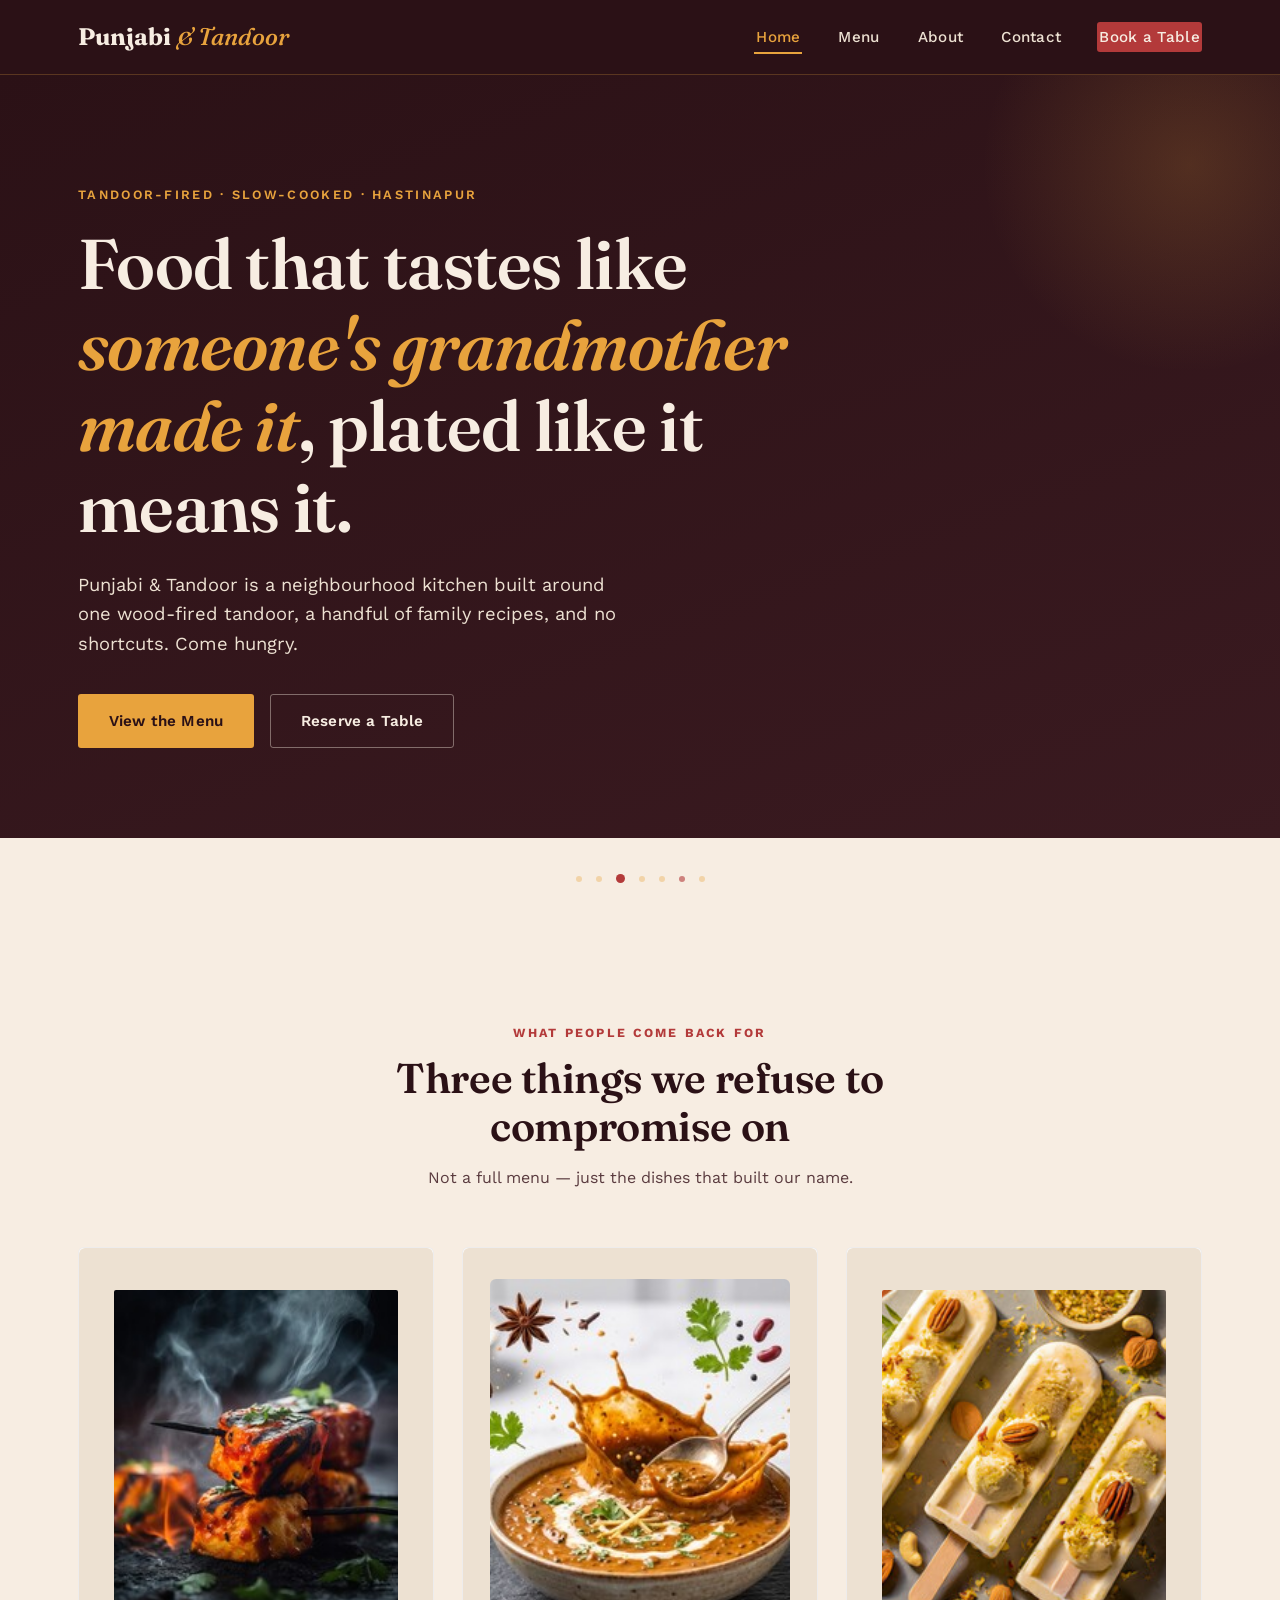
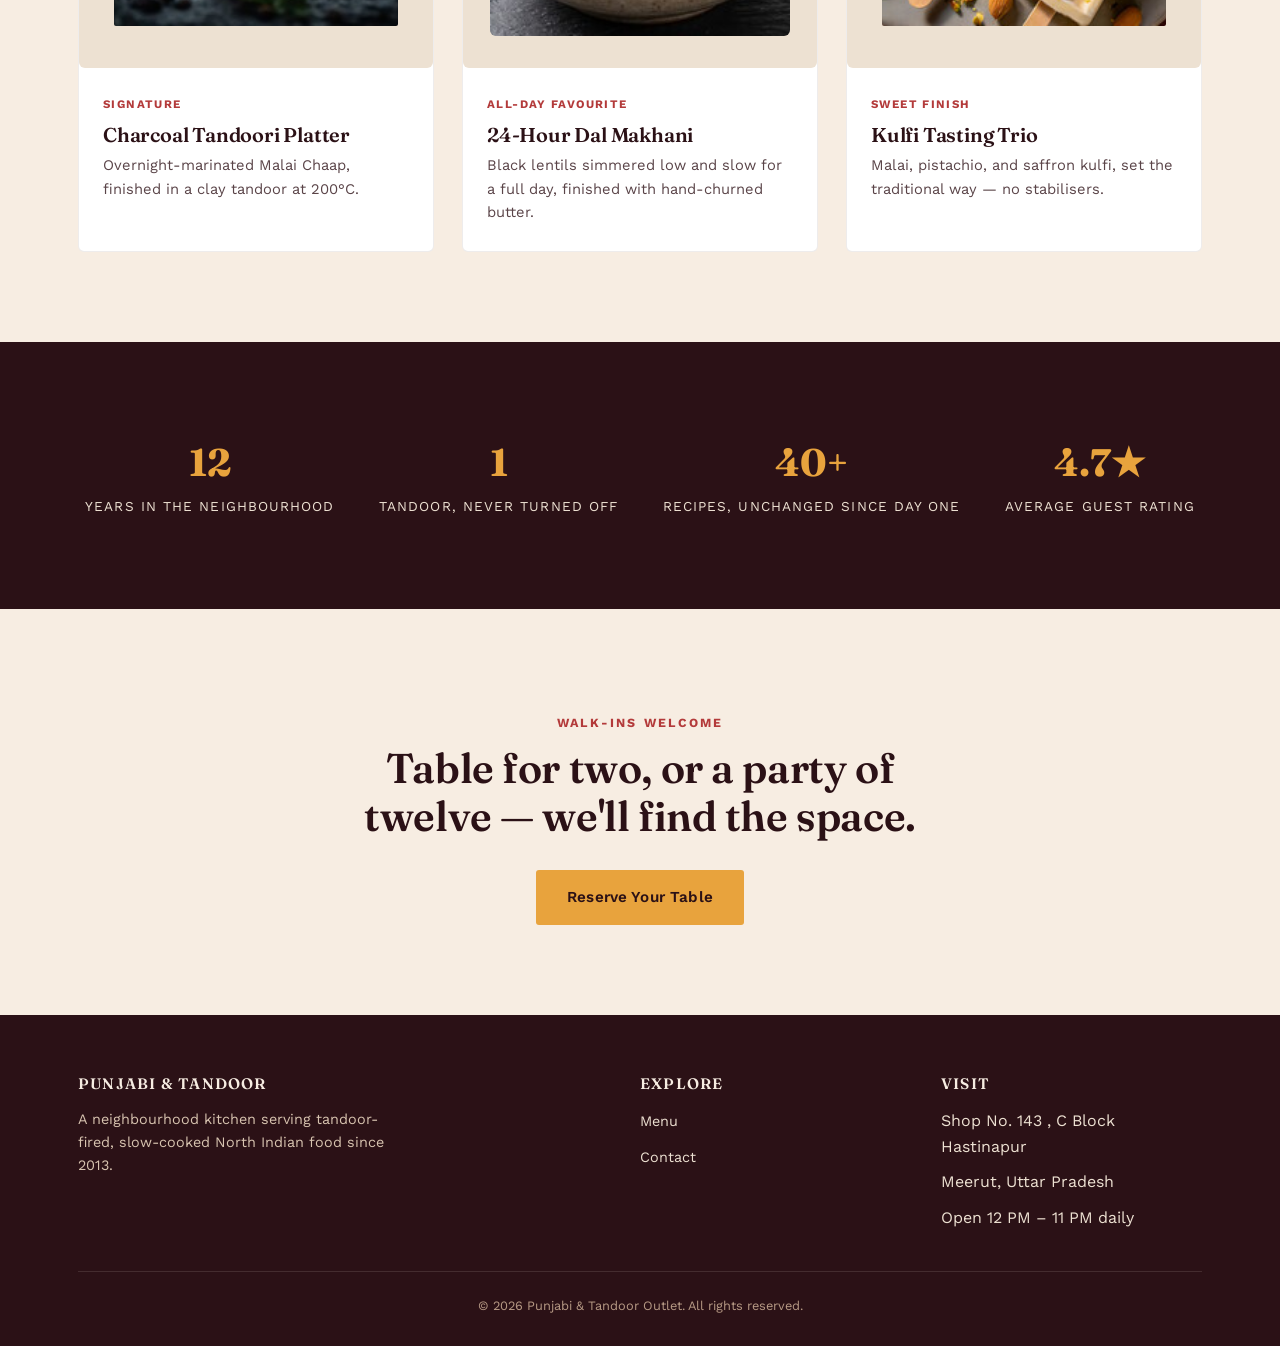
<file: index.html>
<!DOCTYPE html>
<html lang="en">
<head>
<meta charset="UTF-8">
<meta name="viewport" content="width=device-width, initial-scale=1.0">
<title>Dua Son's restaurant  </title>
<link rel="stylesheet" href="style.css">
</head>
<body>
<a href="#main" class="skip-link">Skip to content</a>

<header class="site-header">
  <div class="nav-inner">
    <a href="index.html" class="brand">Punjabi <span class="accent">&amp; Tandoor</span></a>
    <nav class="primary-nav" aria-label="Primary">
      <ul>
        <li><a href="index.html" class="active">Home</a></li>
        <li><a href="menu.html">Menu</a></li>
         <li><a href="about.html">About </a></li>
        <li><a href="contact.html">Contact</a></li>
        <li><a href="contact.html#reserve" class="nav-cta">Book a Table</a></li>
      </ul>
    </nav>
    <button class="menu-toggle" aria-label="Toggle menu" aria-expanded="false">&#9776;</button>
  </div>
</header>

<main id="main">

  <!-- HERO -->
  <section class="hero">
    <div class="wrap">
      <p class="eyebrow">Tandoor-fired · Slow-cooked · Hastinapur</p>
      <h1>Food that tastes like <em>someone's grandmother made it</em>, plated like it means it.</h1>
      <p class="lede">Punjabi &amp; Tandoor is a neighbourhood kitchen built around one wood-fired tandoor, a handful of family recipes, and no shortcuts. Come hungry.</p>
      <div class="hero-ctas">
        <a href="menu.html" class="btn btn-primary">View the Menu</a>
        <a href="contact.html#reserve" class="btn btn-outline">Reserve a Table</a>
      </div>
    </div>
  </section>

  <div class="spice-trail" aria-hidden="true">
    <span></span><span></span><span></span><span></span><span></span><span></span><span></span>
  </div>

  <!-- HIGHLIGHTS -->
  <section>
    <div class="wrap">
      <div class="section-head">
        <p class="eyebrow">What people come back for</p>
        <h2>Three things we refuse to compromise on</h2>
        <p>Not a full menu — just the dishes that built our name.</p>
      </div>
      <div class="grid-3">
        <div class="card">
          
          <div class="about-media">
  <img src="tandooripaneer.png" alt="Apni photo" style="width:80%;height:80%;object-fit:cover;border-radius:2px;">
</div>
          <div class="card-body">
            <span class="tag">Signature</span>
            <h3>Charcoal Tandoori Platter</h3>
            <p>Overnight-marinated Malai Chaap, finished in a clay tandoor at 200°C.</p>
          </div>
        </div>
        <div class="card">
          
          <div class="about-media">
  <img src="dal.png" alt="Apni photo" style="width:85%;height:85%;object-fit:cover;border-radius:6px;">
</div>
          <div class="card-body">
           
            <span class="tag">All-day favourite</span>
            <h3>24-Hour Dal Makhani</h3>
            <p>Black lentils simmered low and slow for a full day, finished with hand-churned butter.</p>
          </div>
        </div>
        <div class="card">
          <div class="about-media">
  <img src="kulfi.png" alt="Apni photo" style="width:80%;height:80%;object-fit:cover;border-radius:2px;">
</div>
          <div class="card-body">
            <span class="tag">Sweet finish</span>
            <h3>Kulfi Tasting Trio</h3>
            <p>Malai, pistachio, and saffron kulfi, set the traditional way — no stabilisers.</p>
          </div>
        </div>
      </div>
    </div>
  </section>

  <!-- STATS -->
  <section class="on-dark">
    <div class="wrap stats">
      <div class="stat"><strong>12</strong><span>Years in the neighbourhood</span></div>
      <div class="stat"><strong>1</strong><span>Tandoor, never turned off</span></div>
      <div class="stat"><strong>40+</strong><span>Recipes, unchanged since day one</span></div>
      <div class="stat"><strong>4.7★</strong><span>Average guest rating</span></div>
    </div>
  </section>

  <!-- CTA STRIP -->
  <section>
    <div class="wrap" style="text-align:center;">
      <div class="section-head" style="margin-bottom:30px;">
        <p class="eyebrow">Walk-ins welcome</p>
        <h2>Table for two, or a party of twelve — we'll find the space.</h2>
      </div>
      <a href="contact.html#reserve" class="btn btn-primary">Reserve Your Table</a>
    </div>
  </section>

</main>

<footer class="site-footer">
  <div class="wrap">
    <div class="footer-grid">
      <div>
        <h4>Punjabi &amp; Tandoor</h4>
        <p style="max-width:320px;color:#D8C4B0;font-size:0.9rem;">A neighbourhood kitchen serving tandoor-fired, slow-cooked North Indian food since 2013.</p>
      </div>
      <div>
        <h4>Explore</h4>
        <ul>
          <li><a href="menu.html">Menu</a></li>
          
          <li><a href="contact.html">Contact</a></li>
        </ul>
      </div>
      <div>
        <h4>Visit</h4>
        <ul>
          <li>Shop No. 143 , C Block Hastinapur</li>
          <li>Meerut, Uttar Pradesh</li>
          <li>Open 12 PM – 11 PM daily</li>
        </ul>
      </div>
    </div>
    <div class="footer-bottom">&copy; 2026 Punjabi &amp; Tandoor Outlet. All rights reserved.</div>
  </div>
</footer>

<script src="script.js"></script>
</body>
</html>
</file>
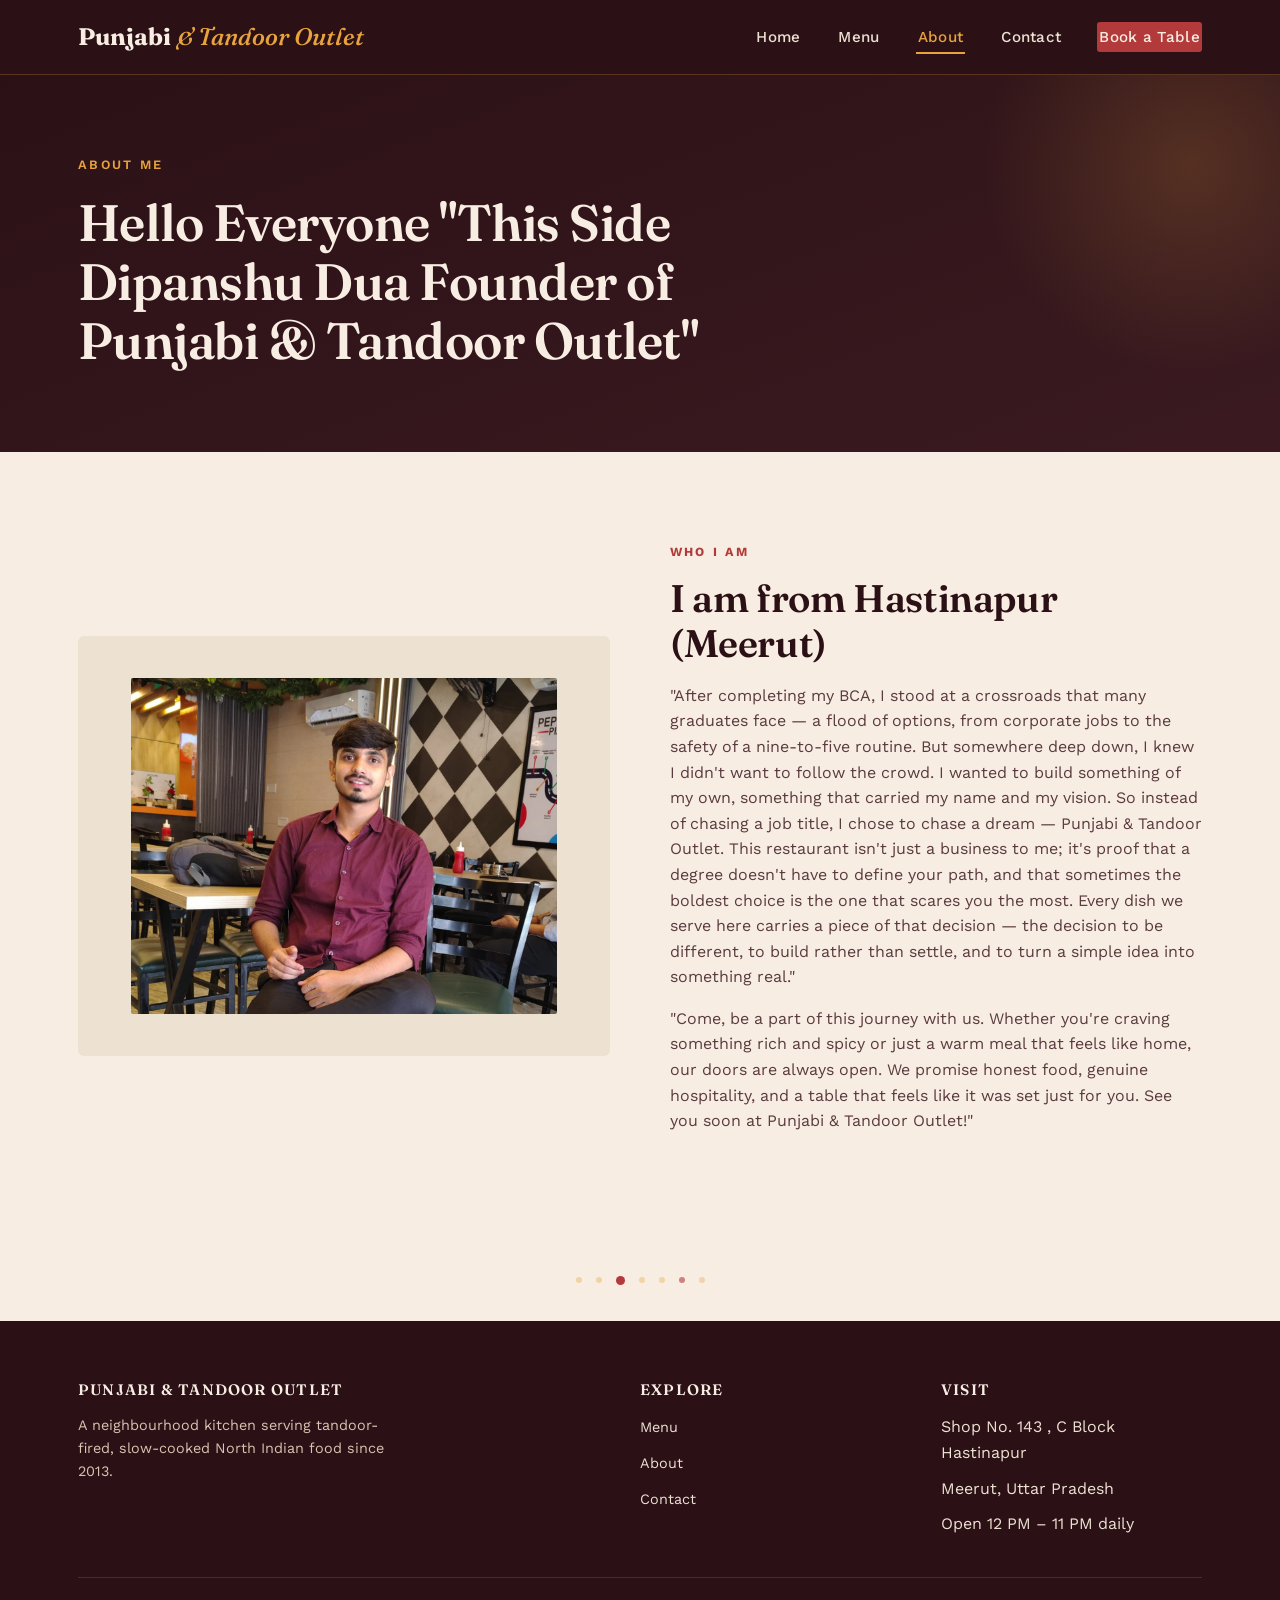
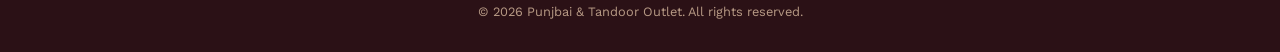
<file: about.html>
<!DOCTYPE html>
<html lang="en">
<head>
<meta charset="UTF-8">
<meta name="viewport" content="width=device-width, initial-scale=1.0">
<title>Dua Son's restaurant  </title>
<link rel="stylesheet" href="style.css">
</head>
<body>
<a href="#main" class="skip-link">Skip to content</a>
<header class="site-header">
  <div class="nav-inner">
    <a href="index.html" class="brand">Punjabi <span class="accent">&amp; Tandoor Outlet</span></a>
    <nav class="primary-nav" aria-label="Primary">
      <ul>
        <li><a href="index.html">Home</a></li>
        <li><a href="menu.html">Menu</a></li>
        <li><a href="about.html" class="active">About</a></li>
        <li><a href="contact.html">Contact</a></li>
        <li><a href="contact.html#reserve" class="nav-cta">Book a Table</a></li>
      </ul>
    </nav>
    <button class="menu-toggle" aria-label="Toggle menu" aria-expanded="false">&#9776;</button>
  </div>
</header>
<main id="main">
<section class="hero" style="padding:80px 0 60px;">
    <div class="wrap">
      <p class="eyebrow">About Me</p>
      <h1 style="font-size:clamp(2.2rem,5vw,3.2rem);"> Hello Everyone "This Side Dipanshu Dua Founder of Punjabi & Tandoor Outlet"</h1>
    </div>
  </section>

  <section>
    <div class="wrap about-split">
      <div class="about-media">
  <img src="my.png.jpg" alt="Apni photo" style="width:80%;height:80%;object-fit:cover;border-radius:2px;">
</div>
      <div class="about-text">
        <p class="eyebrow">Who I am</p>
        <h2>I am from Hastinapur (Meerut)</h2>
        <p>"After completing my BCA, I stood at a crossroads that many graduates face — a flood of options, from corporate jobs to the safety of a nine-to-five routine. But somewhere deep down, I knew I didn't want to follow the crowd. I wanted to build something of my own, something that carried my name and my vision. So instead of chasing a job title, I chose to chase a dream — Punjabi & Tandoor Outlet. This restaurant isn't just a business to me; it's proof that a degree doesn't have to define your path, and that sometimes the boldest choice is the one that scares you the most. Every dish we serve here carries a piece of that decision — the decision to be different, to build rather than settle, and to turn a simple idea into something real."</p>
        <p>"Come, be a part of this journey with us. Whether you're craving something rich and spicy or just a warm meal that feels like home, our doors are always open. We promise honest food, genuine hospitality, and a table that feels like it was set just for you. See you soon at Punjabi & Tandoor Outlet!"</p>
      </div>
    </div>
  </section>

  <div class="spice-trail" aria-hidden="true">
    <span></span><span></span><span></span><span></span><span></span><span></span><span></span>
  </div>
  
</main>

<footer class="site-footer">
  <div class="wrap">
    <div class="footer-grid">
      <div>
        <h4>Punjabi &amp; Tandoor Outlet</h4>
        <p style="max-width:320px;color:#D8C4B0;font-size:0.9rem;">A neighbourhood kitchen serving tandoor-fired, slow-cooked North Indian food since 2013.</p>
      </div>
      <div>
        <h4>Explore</h4>
        <ul>
          <li><a href="menu.html">Menu</a></li>
          <li><a href="about.html">About </a></li>
          <li><a href="contact.html">Contact</a></li>
        </ul>
      </div>
      <div>
        <h4>Visit</h4>
        <ul>
          <li>Shop No. 143 , C Block Hastinapur</li>
          <li>Meerut, Uttar Pradesh</li>
          <li>Open 12 PM – 11 PM daily</li>
        </ul>
      </div>
    </div>
    <div class="footer-bottom">&copy; 2026 Punjbai &amp; Tandoor Outlet. All rights reserved.</div>
  </div>
</footer>

<script src="script.js"></script>
</body>
</html>
</file>
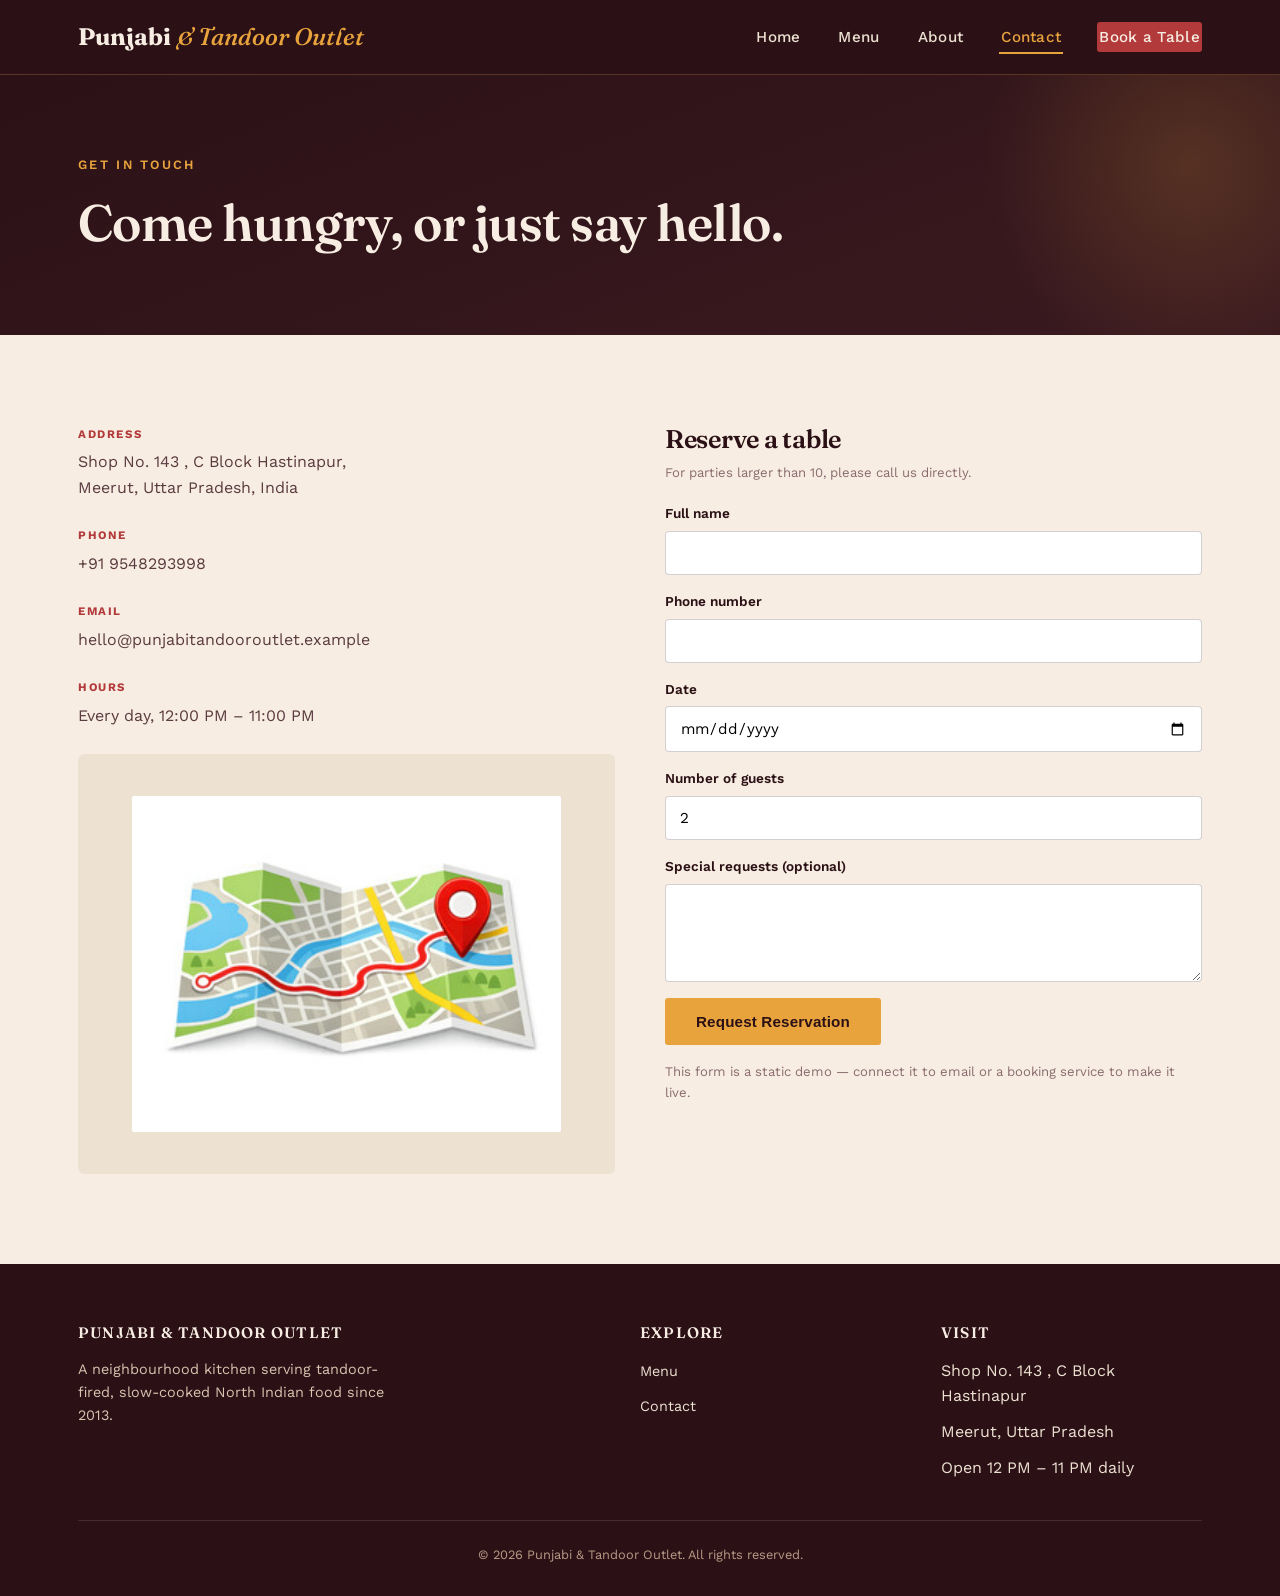
<file: contact.html>
<!DOCTYPE html>
<html lang="en">
<head>
<meta charset="UTF-8">
<meta name="viewport" content="width=device-width, initial-scale=1.0">
<title>Dua Son's restaurant </title>
<link rel="stylesheet" href="style.css">
</head>
<body>
<a href="#main" class="skip-link">Skip to content</a>

<header class="site-header">
  <div class="nav-inner">
    <a href="index.html" class="brand">Punjabi <span class="accent">&amp; Tandoor Outlet</span></a>
    <nav class="primary-nav" aria-label="Primary">
      <ul>
        <li><a href="index.html">Home</a></li>
        <li><a href="menu.html">Menu</a></li>
         <li><a href="about.html">About </a></li>
        <li><a href="contact.html" class="active">Contact</a></li>
        <li><a href="contact.html#reserve" class="nav-cta">Book a Table</a></li>
      </ul>
    </nav>
    <button class="menu-toggle" aria-label="Toggle menu" aria-expanded="false">&#9776;</button>
  </div>
</header>

<main id="main">

  <section class="hero" style="padding:80px 0 60px;">
    <div class="wrap">
      <p class="eyebrow">Get In Touch</p>
      <h1 style="font-size:clamp(2.2rem,5vw,3.2rem);">Come hungry, or just say hello.</h1>
    </div>
  </section>

  <section id="reserve">
    <div class="wrap contact-grid">
      <div>
        <div class="info-block">
          <p class="eyebrow">Address</p>
          <p>Shop No. 143 , C Block Hastinapur,<br>Meerut, Uttar Pradesh, India</p>
        </div>
        <div class="info-block">
          <p class="eyebrow">Phone</p>
          <p>+91 9548293998</p>
        </div>
        <div class="info-block">
          <p class="eyebrow">Email</p>
          <p>hello@punjabitandooroutlet.example</p>
        </div>
        <div class="info-block">
          <p class="eyebrow">Hours</p>
          <p>Every day, 12:00 PM – 11:00 PM</p>
        </div>
        <div class="about-media">
  <img src="map.png" alt="Apni photo" style="width:80%;height:80%;object-fit:cover;border-radius:2px;">
</div>
        
      </div>

      <div>
        <h2 style="margin-bottom:8px;font-size:1.6rem;">Reserve a table</h2>
        <p class="form-note" style="margin-bottom:20px;">For parties larger than 10, please call us directly.</p>
        <form class="contact-form" action="#" method="POST">
          <div class="form-row">
            <label for="name">Full name</label>
            <input type="text" id="name" name="name" required>
          </div>
          <div class="form-row">
            <label for="phone">Phone number</label>
            <input type="tel" id="phone" name="phone" required>
          </div>
          <div class="form-row">
            <label for="date">Date</label>
            <input type="date" id="date" name="date" required>
          </div>
          <div class="form-row">
            <label for="guests">Number of guests</label>
            <input type="number" id="guests" name="guests" min="1" max="10" value="2" required>
          </div>
          <div class="form-row">
            <label for="message">Special requests (optional)</label>
            <textarea id="message" name="message" rows="4"></textarea>
          </div>
          <button type="submit" class="btn btn-primary" style="justify-self:start;">Request Reservation</button>
          <p class="form-note">This form is a static demo — connect it to email or a booking service to make it live.</p>
        </form>
      </div>
    </div>
  </section>

</main>

<footer class="site-footer">
  <div class="wrap">
    <div class="footer-grid">
      <div>
        <h4>Punjabi  &amp; Tandoor Outlet</h4>
        <p style="max-width:320px;color:#D8C4B0;font-size:0.9rem;">A neighbourhood kitchen serving tandoor-fired, slow-cooked North Indian food since 2013.</p>
      </div>
      <div>
        <h4>Explore</h4>
        <ul>
          <li><a href="menu.html">Menu</a></li>
          
          <li><a href="contact.html">Contact</a></li>
        </ul>
      </div>
      <div>
        <h4>Visit</h4>
        <ul>
          <li>Shop No. 143 , C Block Hastinapur</li>
          <li>Meerut, Uttar Pradesh</li>
          <li>Open 12 PM – 11 PM daily</li>
        </ul>
      </div>
    </div>
    <div class="footer-bottom">&copy; 2026 Punjabi &amp; Tandoor Outlet. All rights reserved.</div>
  </div>
</footer>

<script src="script.js"></script>
</body>
</html>
</file>
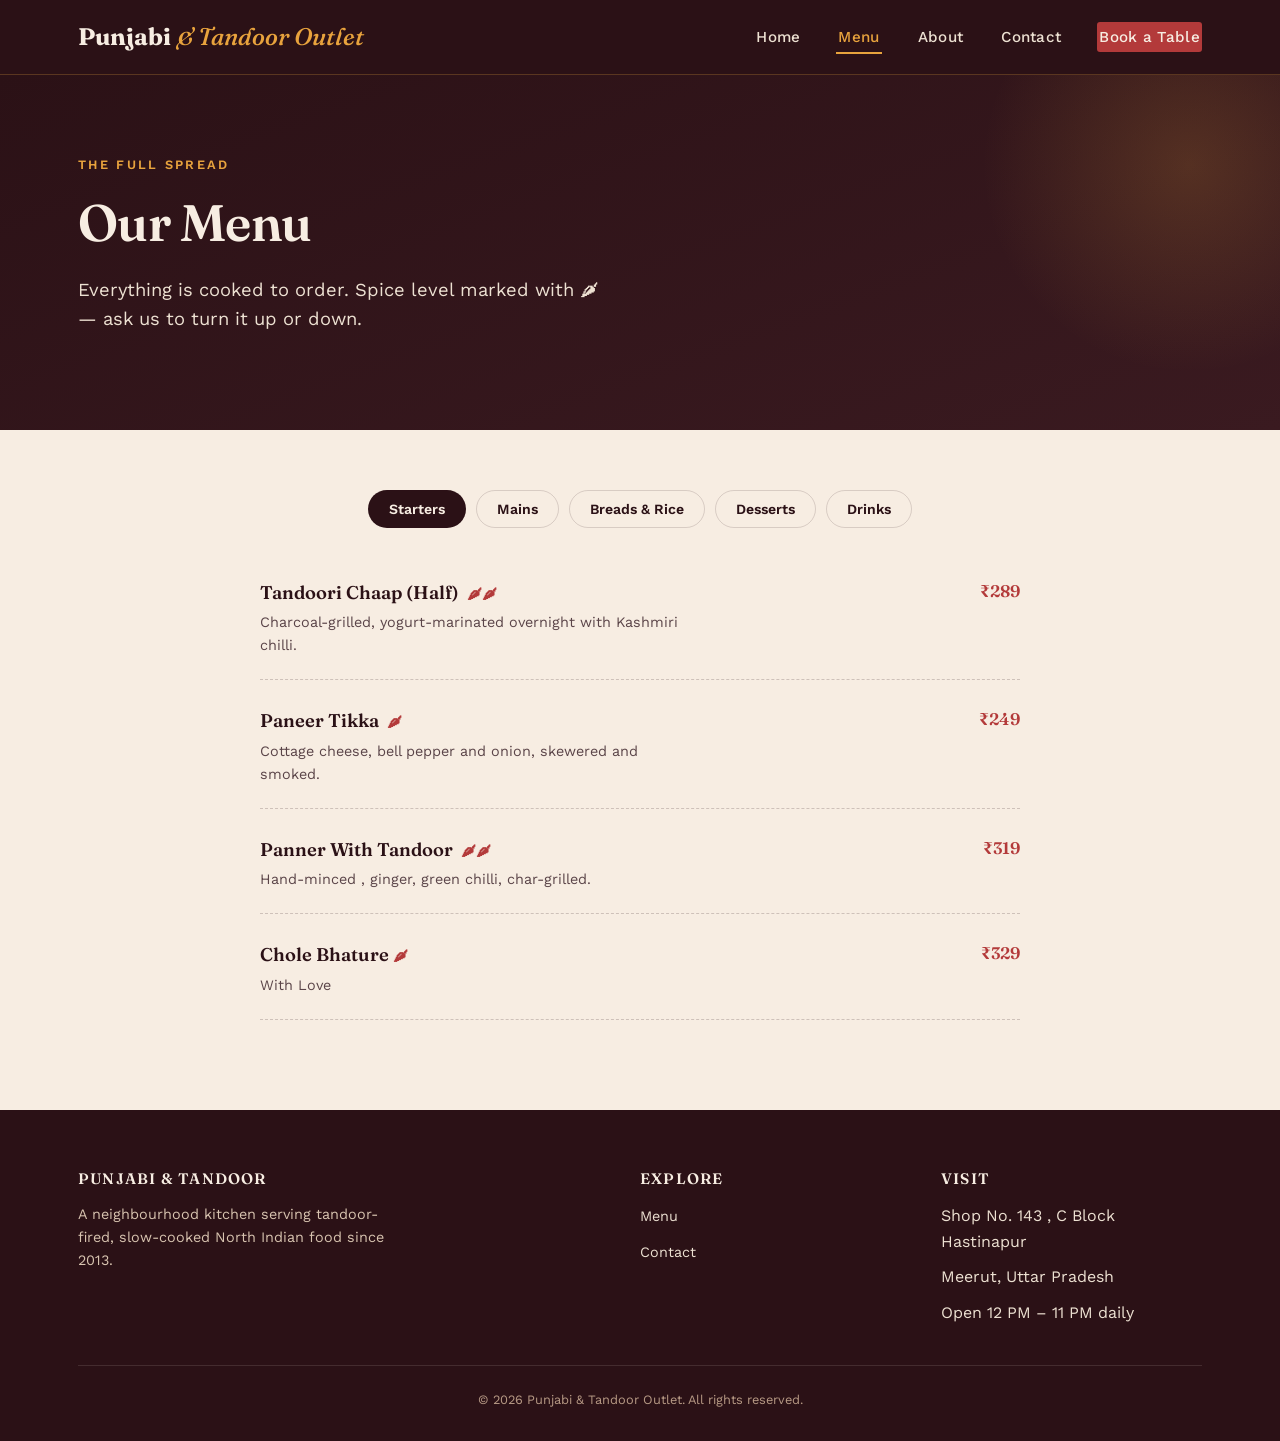
<file: menu.html>
<!DOCTYPE html>
<html lang="en">
<head>
<meta charset="UTF-8">
<meta name="viewport" content="width=device-width, initial-scale=1.0">
<title>Dua Son's restaurant  </title>
<link rel="stylesheet" href="style.css">
</head>
<body>
<a href="#main" class="skip-link">Skip to content</a>

<header class="site-header">
  <div class="nav-inner">
    <a href="index.html" class="brand">Punjabi <span class="accent">&amp; Tandoor Outlet</span></a>
    <nav class="primary-nav" aria-label="Primary">
      <ul>
        <li><a href="index.html">Home</a></li>
        <li><a href="menu.html" class="active">Menu</a></li>
        <li><a href="about.html">About</a></li>
        <li><a href="contact.html">Contact</a></li>
        <li><a href="contact.html#reserve" class="nav-cta">Book a Table</a></li>
      </ul>
    </nav>
    <button class="menu-toggle" aria-label="Toggle menu" aria-expanded="false">&#9776;</button>
  </div>
</header>

<main id="main">

  <section class="hero" style="padding:80px 0 60px;">
    <div class="wrap">
      <p class="eyebrow">The Full Spread</p>
      <h1 style="font-size:clamp(2.2rem,5vw,3.2rem);">Our Menu</h1>
      <p class="lede">Everything is cooked to order. Spice level marked with 🌶 — ask us to turn it up or down.</p>
    </div>
  </section>

  <section style="padding-top:60px;">
    <div class="wrap">

      <div class="menu-tabs" role="tablist" aria-label="Menu categories">
        <button class="active" data-cat="starters">Starters</button>
        <button data-cat="mains">Mains</button>
        <button data-cat="breads">Breads &amp; Rice</button>
        <button data-cat="desserts">Desserts</button>
        <button data-cat="drinks">Drinks</button>
      </div>

      <!-- STARTERS -->
      <div class="menu-category active" id="starters">
        <div class="menu-list">
          <div class="menu-item">
            <div>
              <div class="mi-name">Tandoori Chaap (Half) <span class="spice">🌶🌶</span></div>
              <div class="mi-desc">Charcoal-grilled, yogurt-marinated overnight with Kashmiri chilli.</div>
            </div>
            <div class="mi-price">₹289</div>
          </div>
          <div class="menu-item">
            <div>
              <div class="mi-name">Paneer Tikka <span class="spice">🌶</span></div>
              <div class="mi-desc">Cottage cheese, bell pepper and onion, skewered and smoked.</div>
            </div>
            <div class="mi-price">₹249</div>
          </div>
          <div class="menu-item">
            <div>
              <div class="mi-name">Panner With Tandoor <span class="spice">🌶🌶</span></div>
              <div class="mi-desc">Hand-minced , ginger, green chilli, char-grilled.</div>
            </div>
            <div class="mi-price">₹319</div>
          </div>
          <div class="menu-item">
            <div>
              <div class="mi-name">Chole Bhature<span class="spice">🌶</span></div>
              <div class="mi-desc">With Love </div>
            </div>
            <div class="mi-price">₹329</div>
          </div>
        </div>
      </div>

      <!-- MAINS -->
      <div class="menu-category" id="mains">
        <div class="menu-list">
          <div class="menu-item">
            <div>
              <div class="mi-name">24-Hour Dal Makhani</div>
              <div class="mi-desc">Black lentils, tomato, butter — simmered for a full day.</div>
            </div>
            <div class="mi-price">₹259</div>
          </div>
          <div class="menu-item">
            <div>
              <div class="mi-name">Veg Biryani <span class="spice">🌶</span></div>
              <div class="mi-desc">With Fresh Vegies finished in a tomato-cashew gravy.</div>
            </div>
            <div class="mi-price">₹339</div>
          </div>
          <div class="menu-item">
            <div>
              <div class="mi-name">Malai Kofta <span class="spice">🌶🌶🌶</span></div>
              <div class="mi-desc">Soft cottage cheese and potato dumping served in a rich</div>
            </div>
            <div class="mi-price">₹389</div>
          </div>
          <div class="menu-item">
            <div>
              <div class="mi-name">Paneer Lababdar <span class="spice">🌶</span></div>
              <div class="mi-desc">Cottage cheese in a rich, mildly sweet tomato gravy.</div>
            </div>
            <div class="mi-price">₹279</div>
          </div>
        </div>
      </div>

      <!-- BREADS -->
      <div class="menu-category" id="breads">
        <div class="menu-list">
          <div class="menu-item">
            <div><div class="mi-name">Tandoori Roti</div><div class="mi-desc">Whole wheat, straight off the clay wall.</div></div>
            <div class="mi-price">₹35</div>
          </div>
          <div class="menu-item">
            <div><div class="mi-name">Butter Naan</div><div class="mi-desc">Refined flour, brushed with white butter.</div></div>
            <div class="mi-price">₹55</div>
          </div>
          <div class="menu-item">
            <div><div class="mi-name">Garlic Naan</div><div class="mi-desc">Loaded with fresh garlic and coriander.</div></div>
            <div class="mi-price">₹65</div>
          </div>
          <div class="menu-item">
            <div><div class="mi-name">Jeera Rice</div><div class="mi-desc">Basmati rice tempered with roasted cumin.</div></div>
            <div class="mi-price">₹149</div>
          </div>
        </div>
      </div>

      <!-- DESSERTS -->
      <div class="menu-category" id="desserts">
        <div class="menu-list">
          <div class="menu-item">
            <div><div class="mi-name">Kulfi Tasting Trio</div><div class="mi-desc">Malai, pistachio and saffron — set the traditional way.</div></div>
            <div class="mi-price">₹169</div>
          </div>
          <div class="menu-item">
            <div><div class="mi-name">Gulab Jamun (2 pc)</div><div class="mi-desc">Milk-solid dumplings in warm cardamom syrup.</div></div>
            <div class="mi-price">₹99</div>
          </div>
          <div class="menu-item">
            <div><div class="mi-name">Gajar Ka Halwa</div><div class="mi-desc">Slow-cooked carrot halwa, served warm with rabri.</div></div>
            <div class="mi-price">₹139</div>
          </div>
        </div>
      </div>

      <!-- DRINKS -->
      <div class="menu-category" id="drinks">
        <div class="menu-list">
          <div class="menu-item">
            <div><div class="mi-name">Masala Chaas</div><div class="mi-desc">Spiced buttermilk, mint and roasted cumin.</div></div>
            <div class="mi-price">₹79</div>
          </div>
          <div class="menu-item">
            <div><div class="mi-name">Sweet Lassi</div><div class="mi-desc">Thick, chilled, topped with malai.</div></div>
            <div class="mi-price">₹99</div>
          </div>
          <div class="menu-item">
            <div><div class="mi-name">Nimbu Pani</div><div class="mi-desc">Fresh lime, black salt, mint.</div></div>
            <div class="mi-price">₹69</div>
          </div>
        </div>
      </div>

    </div>
  </section>

</main>

<footer class="site-footer">
  <div class="wrap">
    <div class="footer-grid">
      <div>
        <h4>Punjabi &amp; Tandoor</h4>
        <p style="max-width:320px;color:#D8C4B0;font-size:0.9rem;">A neighbourhood kitchen serving tandoor-fired, slow-cooked North Indian food since 2013.</p>
      </div>
      <div>
        <h4>Explore</h4>
        <ul>
          <li><a href="menu.html">Menu</a></li>
          
          <li><a href="contact.html">Contact</a></li>
        </ul>
      </div>
      <div>
        <h4>Visit</h4>
        <ul>
          <li>Shop No. 143 , C Block Hastinapur</li>
          <li>Meerut, Uttar Pradesh</li>
          <li>Open 12 PM – 11 PM daily</li>
        </ul>
      </div>
    </div>
    <div class="footer-bottom">&copy; 2026 Punjabi &amp; Tandoor Outlet. All rights reserved.</div>
  </div>
</footer>

<script src="script.js"></script>
<script>
  document.querySelectorAll('.menu-tabs button').forEach(function (btn) {
    btn.addEventListener('click', function () {
      document.querySelectorAll('.menu-tabs button').forEach(b => b.classList.remove('active'));
      document.querySelectorAll('.menu-category').forEach(c => c.classList.remove('active'));
      btn.classList.add('active');
      document.getElementById(btn.dataset.cat).classList.add('active');
    });
  });
</script>
</body>
</html>
</file>
<file: style.css>
@import url('https://fonts.googleapis.com/css2?family=Fraunces:opsz,wght@9..144,300;9..144,500;9..144,600;9..144,700&family=Work+Sans:wght@400;500;600;700&display=swap');

:root {
  --charcoal-maroon: #2B1116;
  --charcoal-maroon-light: #3A1A20;
  --paper: #F7EDE2;
  --paper-dim: #EDE1D2;
  --mustard: #E8A33D;
  --deep-green: #2F4739;
  --rust: #B33A3A;
  --max-width: 1180px;
}

* { box-sizing: border-box; margin: 0; padding: 0; }

html { scroll-behavior: smooth; }

body {
  font-family: 'Work Sans', sans-serif;
  background: var(--paper);
  color: var(--charcoal-maroon);
  line-height: 1.6;
  -webkit-font-smoothing: antialiased;
}

h1, h2, h3, h4 {
  font-family: 'Fraunces', serif;
  font-weight: 600;
  line-height: 1.15;
  letter-spacing: -0.01em;
}

a { color: inherit; text-decoration: none; }
img { max-width: 100%; display: block; }

.wrap {
  max-width: var(--max-width);
  margin: 0 auto;
  padding: 0 28px;
}

/* ---------- Skip link (a11y) ---------- */
.skip-link {
  position: absolute;
  left: -9999px;
  top: 0;
  background: var(--mustard);
  color: var(--charcoal-maroon);
  padding: 10px 16px;
  z-index: 200;
  font-weight: 600;
}
.skip-link:focus {
  left: 12px;
  top: 12px;
}

/* ---------- Header / Nav ---------- */
header.site-header {
  position: sticky;
  top: 0;
  z-index: 100;
  background: var(--charcoal-maroon);
  border-bottom: 1px solid rgba(232,163,61,0.25);
}

.nav-inner {
  display: flex;
  align-items: center;
  justify-content: space-between;
  padding: 18px 28px;
  max-width: var(--max-width);
  margin: 0 auto;
}

.brand {
  font-family: 'Fraunces', serif;
  font-size: 1.5rem;
  font-weight: 700;
  color: var(--paper);
  display: flex;
  align-items: baseline;
  gap: 6px;
}
.brand .accent { color: var(--mustard); font-style: italic; font-weight: 500; }

nav.primary-nav ul {
  list-style: none;
  display: flex;
  gap: 34px;
}

nav.primary-nav a {
  color: var(--paper-dim);
  font-size: 0.95rem;
  font-weight: 500;
  letter-spacing: 0.02em;
  padding: 6px 2px;
  border-bottom: 2px solid transparent;
  transition: color 0.2s, border-color 0.2s;
}
nav.primary-nav a:hover,
nav.primary-nav a:focus-visible,
nav.primary-nav a.active {
  color: var(--mustard);
  border-bottom-color: var(--mustard);
}

.nav-cta {
  background: var(--rust);
  color: var(--paper) !important;
  padding: 10px 20px;
  border-radius: 3px;
  font-weight: 600;
  border-bottom: none !important;
  font-size: 0.9rem;
}
.nav-cta:hover { background: #9C3131; }

.menu-toggle {
  display: none;
  background: none;
  border: none;
  color: var(--paper);
  font-size: 1.6rem;
  cursor: pointer;
}

@media (max-width: 780px) {
  nav.primary-nav {
    position: absolute;
    top: 100%;
    left: 0;
    right: 0;
    background: var(--charcoal-maroon);
    display: none;
    flex-direction: column;
    padding: 10px 28px 26px;
    border-bottom: 1px solid rgba(232,163,61,0.25);
  }
  nav.primary-nav.open { display: flex; }
  nav.primary-nav ul { flex-direction: column; gap: 18px; }
  .menu-toggle { display: block; }
}

/* ---------- Spice trail divider (signature element) ---------- */
.spice-trail {
  display: flex;
  align-items: center;
  justify-content: center;
  gap: 14px;
  margin: 0 auto;
  padding: 36px 0;
  max-width: 320px;
}
.spice-trail span {
  width: 6px;
  height: 6px;
  border-radius: 50%;
  background: var(--mustard);
  opacity: 0.35;
}
.spice-trail span:nth-child(3n) { background: var(--rust); opacity: 0.6; }
.spice-trail span:nth-child(3) { width: 9px; height: 9px; opacity: 1; }

/* ---------- Hero ---------- */
.hero {
  background: linear-gradient(160deg, var(--charcoal-maroon) 0%, var(--charcoal-maroon-light) 100%);
  color: var(--paper);
  padding: 110px 0 90px;
  position: relative;
  overflow: hidden;
}
.hero::before {
  content: '';
  position: absolute;
  right: -120px;
  top: -120px;
  width: 420px;
  height: 420px;
  border-radius: 50%;
  background: radial-gradient(circle, rgba(232,163,61,0.18) 0%, transparent 70%);
}
.hero .eyebrow {
  color: var(--mustard);
  text-transform: uppercase;
  letter-spacing: 0.18em;
  font-size: 0.8rem;
  font-weight: 600;
  margin-bottom: 18px;
}
.hero h1 {
  font-size: clamp(2.6rem, 6vw, 4.4rem);
  max-width: 780px;
  margin-bottom: 22px;
}
.hero h1 em { color: var(--mustard); font-style: italic; }
.hero p.lede {
  max-width: 540px;
  font-size: 1.15rem;
  color: var(--paper-dim);
  margin-bottom: 36px;
}
.hero-ctas { display: flex; gap: 16px; flex-wrap: wrap; }

.btn {
  display: inline-block;
  padding: 14px 30px;
  border-radius: 3px;
  font-weight: 600;
  font-size: 0.95rem;
  letter-spacing: 0.01em;
  transition: transform 0.15s, background 0.2s, box-shadow .2s;
  border: 1px solid transparent;
}
.btn:hover { transform: translateY(-2px); }
.btn-primary { background: var(--mustard); color: var(--charcoal-maroon); }
.btn-primary:hover { background: #F2B65A; }
.btn-outline { border-color: rgba(247,237,226,0.4); color: var(--paper); }
.btn-outline:hover { border-color: var(--mustard); color: var(--mustard); }

/* ---------- Sections ---------- */
section { padding: 90px 0; }
.section-head {
  text-align: center;
  max-width: 620px;
  margin: 0 auto 56px;
}
.section-head .eyebrow {
  color: var(--rust);
  text-transform: uppercase;
  letter-spacing: 0.18em;
  font-size: 0.78rem;
  font-weight: 700;
  margin-bottom: 12px;
}
.section-head h2 { font-size: clamp(1.9rem, 4vw, 2.6rem); }
.section-head p { margin-top: 14px; color: #5A3B3F; }

.on-dark { background: var(--charcoal-maroon); color: var(--paper); }
.on-dark .section-head p { color: var(--paper-dim); }
.on-green { background: var(--deep-green); color: var(--paper); }

/* ---------- Highlights grid (home) ---------- */
.grid-3 {
  display: grid;
  grid-template-columns: repeat(3, 1fr);
  gap: 28px;
}
@media (max-width: 860px) { .grid-3 { grid-template-columns: 1fr; } }

.card {
  background: #fff;
  border: 1px solid rgba(43,17,22,0.08);
  border-radius: 6px;
  overflow: hidden;
  transition: box-shadow 0.2s, transform 0.2s;
}
.card:hover { box-shadow: 0 14px 30px rgba(43,17,22,0.12); transform: translateY(-4px); }
.card-media {
  height: 190px;
  background: var(--paper-dim);
  display: flex;
  align-items: center;
  justify-content: center;
  font-family: 'Fraunces', serif;
  font-style: italic;
  color: #B79A85;
  font-size: 1rem;
}
.card-body { padding: 22px 24px 26px; }
.card-body .tag {
  color: var(--rust);
  font-size: 0.72rem;
  font-weight: 700;
  text-transform: uppercase;
  letter-spacing: 0.12em;
}
.card-body h3 { margin: 8px 0 8px; font-size: 1.25rem; }
.card-body p { font-size: 0.92rem; color: #5A4448; }

/* ---------- Stats strip ---------- */
.stats {
  display: flex;
  justify-content: space-around;
  flex-wrap: wrap;
  gap: 30px;
  text-align: center;
}
.stats .stat strong {
  display: block;
  font-family: 'Fraunces', serif;
  font-size: 2.4rem;
  color: var(--mustard);
}
.stats .stat span { font-size: 0.85rem; color: var(--paper-dim); text-transform: uppercase; letter-spacing: 0.08em; }

/* ---------- Menu page ---------- */
.menu-tabs {
  display: flex;
  justify-content: center;
  gap: 10px;
  flex-wrap: wrap;
  margin-bottom: 50px;
}
.menu-tabs button {
  font-family: 'Work Sans', sans-serif;
  font-weight: 600;
  font-size: 0.88rem;
  padding: 10px 20px;
  border-radius: 30px;
  border: 1px solid rgba(43,17,22,0.15);
  background: transparent;
  color: var(--charcoal-maroon);
  cursor: pointer;
  transition: background 0.2s, color 0.2s;
}
.menu-tabs button.active,
.menu-tabs button:hover { background: var(--charcoal-maroon); color: var(--paper); }

.menu-category { display: none; }
.menu-category.active { display: block; }

.menu-list { display: grid; gap: 26px; max-width: 760px; margin: 0 auto; }
.menu-item {
  display: flex;
  justify-content: space-between;
  gap: 20px;
  padding-bottom: 22px;
  border-bottom: 1px dashed rgba(43,17,22,0.2);
}
.menu-item .mi-name { font-family: 'Fraunces', serif; font-size: 1.15rem; font-weight: 600; }
.menu-item .mi-name .spice { color: var(--rust); font-size: 0.8em; margin-left: 4px; }
.menu-item .mi-desc { font-size: 0.9rem; color: #5A4448; margin-top: 4px; max-width: 420px; }
.menu-item .mi-price { font-family: 'Fraunces', serif; font-weight: 600; color: var(--rust); white-space: nowrap; font-size: 1.05rem; }

/* ---------- About page ---------- */
.about-split {
  display: grid;
  grid-template-columns: 1fr 1fr;
  gap: 60px;
  align-items: center;
}
@media (max-width: 860px) { .about-split { grid-template-columns: 1fr; } }
.about-media {
  background: var(--paper-dim);
  border-radius: 6px;
  height: 420px;
  display: flex;
  align-items: center;
  justify-content: center;
  font-family: 'Fraunces', serif;
  font-style: italic;
  color: #B79A85;
}
.about-text .eyebrow {
  color: var(--rust);
  text-transform: uppercase;
  letter-spacing: 0.18em;
  font-size: 0.78rem;
  font-weight: 700;
  margin-bottom: 14px;
}
.about-text h2 { font-size: clamp(1.8rem, 3.5vw, 2.4rem); margin-bottom: 18px; }
.about-text p { margin-bottom: 16px; color: #5A3B3F; }

.timeline { margin-top: 20px; display: grid; gap: 18px; }
.timeline-item { display: flex; gap: 18px; }
.timeline-item .yr {
  font-family: 'Fraunces', serif;
  font-weight: 700;
  color: var(--rust);
  width: 60px;
  flex-shrink: 0;
}

/* ---------- Contact page ---------- */
.contact-grid {
  display: grid;
  grid-template-columns: 1fr 1fr;
  gap: 50px;
}
@media (max-width: 860px) { .contact-grid { grid-template-columns: 1fr; } }

.info-block { margin-bottom: 26px; }
.info-block .eyebrow {
  color: var(--rust);
  text-transform: uppercase;
  letter-spacing: 0.14em;
  font-size: 0.72rem;
  font-weight: 700;
  margin-bottom: 6px;
}
.info-block p { color: #5A3B3F; }

form.contact-form { display: grid; gap: 16px; }
.form-row { display: grid; gap: 6px; }
.form-row label { font-size: 0.85rem; font-weight: 600; }
.form-row input,
.form-row textarea {
  font-family: 'Work Sans', sans-serif;
  padding: 12px 14px;
  border: 1px solid rgba(43,17,22,0.2);
  border-radius: 4px;
  background: #fff;
  font-size: 0.95rem;
}
.form-row input:focus,
.form-row textarea:focus {
  outline: none;
  border-color: var(--mustard);
  box-shadow: 0 0 0 3px rgba(232,163,61,0.2);
}
.form-note { font-size: 0.82rem; color: #8A6B6F; }

.map-placeholder {
  height: 260px;
  border-radius: 6px;
  background: var(--paper-dim);
  display: flex;
  align-items: center;
  justify-content: center;
  font-family: 'Fraunces', serif;
  font-style: italic;
  color: #B79A85;
  margin-top: 30px;
}

/* ---------- Footer ---------- */
footer.site-footer {
  background: var(--charcoal-maroon);
  color: var(--paper-dim);
  padding: 60px 0 30px;
}
.footer-grid {
  display: grid;
  grid-template-columns: 2fr 1fr 1fr;
  gap: 40px;
  margin-bottom: 40px;
}
@media (max-width: 700px) { .footer-grid { grid-template-columns: 1fr; } }
.footer-grid h4 {
  color: var(--paper);
  font-size: 0.95rem;
  margin-bottom: 16px;
  text-transform: uppercase;
  letter-spacing: 0.08em;
}
.footer-grid ul { list-style: none; display: grid; gap: 10px; }
.footer-grid a { color: var(--paper-dim); font-size: 0.9rem; }
.footer-grid a:hover { color: var(--mustard); }
.footer-bottom {
  border-top: 1px solid rgba(247,237,226,0.12);
  padding-top: 24px;
  font-size: 0.8rem;
  color: #B79A85;
  text-align: center;
}

/* ---------- Reduced motion ---------- */
@media (prefers-reduced-motion: reduce) {
  html { scroll-behavior: auto; }
  .card, .btn { transition: none; }
}

/* ---------- Focus visibility ---------- */
a:focus-visible, button:focus-visible, input:focus-visible, textarea:focus-visible {
  outline: 2px solid var(--mustard);
  outline-offset: 2px;
}
</file>
